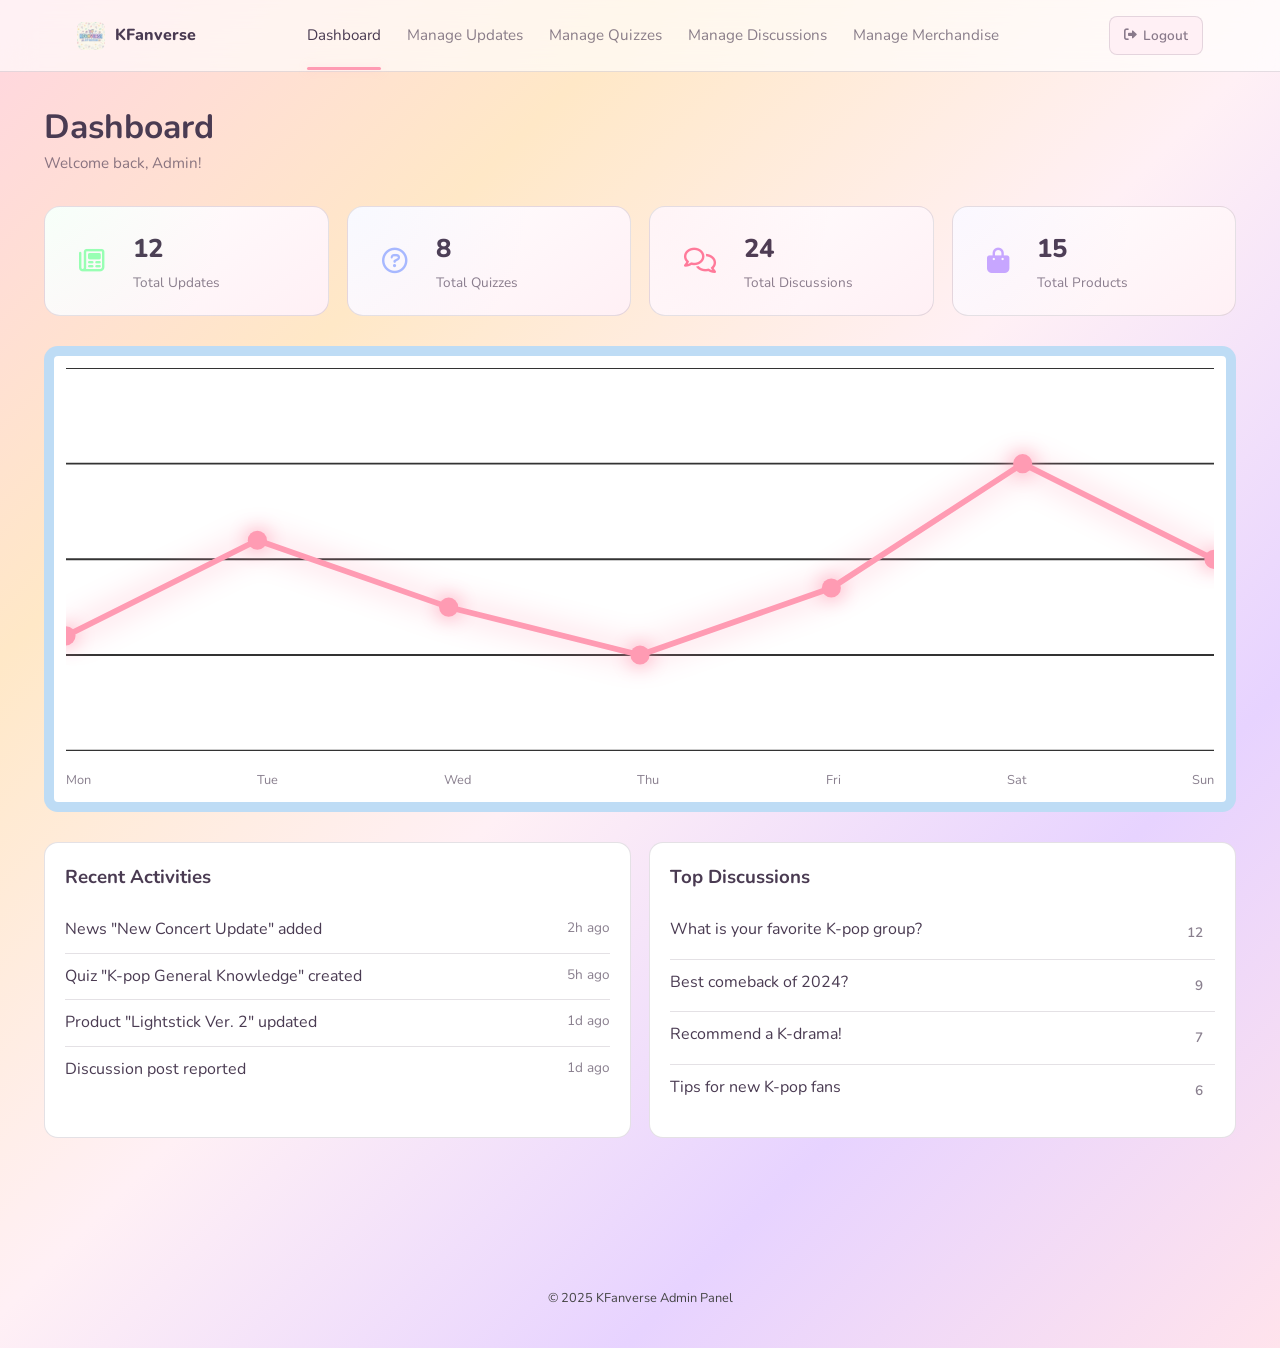
<file: KFanverse/admin.html>
<!DOCTYPE html>
<html lang="en">
<head>
    <meta charset="UTF-8">
    <meta name="viewport" content="width=device-width, initial-scale=1.0">
    <title>KFanverse Admin Dashboard</title>
    <link rel="icon" type="image/jfif" href="pics/logo.jfif">
    <link rel="stylesheet" href="admin.css">
    <link rel="stylesheet" href="https://cdnjs.cloudflare.com/ajax/libs/font-awesome/6.0.0/css/all.min.css">
</head>
<body>

    <nav class="navbar">
<div class="logo">
    <img src="pics/logo.jfif" alt="KFanverse Logo">
    <span>KFanverse</span>
</div>
    <ul class="nav-links">
        <li class="color-dashboard active" onclick="showSection('dashboard', this)">Dashboard</li>
        <li class="color-updates" onclick="showSection('updates', this)">Manage Updates</li>
        <li class="color-quizzes" onclick="showSection('quizzes', this)">Manage Quizzes</li>
        <li class="color-discussions" onclick="showSection('discussions', this)">Manage Discussions</li>
        <li class="color-merchandise" onclick="showSection('merchandise', this)">Manage Merchandise</li>
    </ul>
    <a href="index.html" class="logout">
    <i class="fa-solid fa-right-from-bracket"></i> Logout
</a>
</nav>


    <main class="container">
        
        <section id="dashboard" class="content-section active">
    <div class="header-text">
        <h1>Dashboard</h1>
        <p class="instruction-text">Welcome back, Admin!</p>
    </div>

            <div class="stats-grid">
                <div class="card">
                    <i class="fa-regular fa-newspaper"></i>
                    <div><h3>12</h3><p>Total Updates</p></div>
                </div>
                <div class="card">
                    <i class="fa-regular fa-circle-question"></i>
                    <div><h3>8</h3><p>Total Quizzes</p></div>
                </div>
                <div class="card">
                    <i class="fa-regular fa-comments"></i>
                    <div><h3>24</h3><p>Total Discussions</p></div>
                </div>
                <div class="card">
                    <i class="fa-solid fa-bag-shopping"></i>
                    <div><h3>15</h3><p>Total Products</p></div>
                </div>
            </div>

        <div class="svg-wrapper">
            <svg viewBox="0 0 600 200" preserveAspectRatio="none">
                <line x1="0" y1="0" x2="600" y2="0" stroke="#333" />
                <line x1="0" y1="50" x2="600" y2="50" stroke="#333" />
                <line x1="0" y1="100" x2="600" y2="100" stroke="#333" />
                <line x1="0" y1="150" x2="600" y2="150" stroke="#333" />
                <line x1="0" y1="200" x2="600" y2="200" stroke="#333" />
                
                <polyline 
                    fill="none" 
                    stroke="var(--accent)" 
                    stroke-width="3" 
                    stroke-linejoin="round"
                    points="0,140 100,90 200,125 300,150 400,115 500,50 600,100" />
                
                <circle cx="0" cy="140" r="5" fill="var(--accent)" />
                <circle cx="100" cy="90" r="5" fill="var(--accent)" />
                <circle cx="200" cy="125" r="5" fill="var(--accent)" />
                <circle cx="300" cy="150" r="5" fill="var(--accent)" />
                <circle cx="400" cy="115" r="5" fill="var(--accent)" />
                <circle cx="500" cy="50" r="5" fill="var(--accent)" />
                <circle cx="600" cy="100" r="5" fill="var(--accent)" />
            </svg>
            
            <div class="days">
                <span>Mon</span>
                <span>Tue</span>
                <span>Wed</span>
                <span>Thu</span>
                <span>Fri</span>
                <span>Sat</span>
                <span>Sun</span>
            </div>
        </div>
    </div>
</div>

            <div class="bottom-grid">
                <div class="list-card">
                    <h3>Recent Activities</h3>
                    <ul>
                        <li>News "New Concert Update" added <span>2h ago</span></li>
                        <li>Quiz "K-pop General Knowledge" created <span>5h ago</span></li>
                        <li>Product "Lightstick Ver. 2" updated <span>1d ago</span></li>
                        <li>Discussion post reported <span>1d ago</span></li>
                    </ul>
                </div>
                <div class="list-card">
                    <h3>Top Discussions</h3>
                    <ul>
                        <li>What is your favorite K-pop group? <span class="badge">12</span></li>
                        <li>Best comeback of 2024? <span class="badge">9</span></li>
                        <li>Recommend a K-drama! <span class="badge">7</span></li>
                        <li>Tips for new K-pop fans <span class="badge">6</span></li>
                    </ul>
                </div>
            </div>
        </section>

<section id="updates" class="content-section">
    <div class="section-header">
        <div class="header-text">
            <h1>Manage Updates</h1>
            <p>Create, edit, and publish updates.</p>
        </div>
        <button class="btn-primary btn-updates">
            <i class="fa-solid fa-plus"></i> New Update
        </button>
    </div>

    <div class="filter-row">
        <div class="search-container">
            <i class="fa-solid fa-magnifying-glass"></i>
            <input type="text" placeholder="Search updates..." id="updateSearch">
        </div>
        <select class="filter-select">
            <option value="">All Status</option>
            <option value="published">Published</option>
            <option value="draft">Draft</option>
        </select>
        <select class="filter-select">
            <option value="">All Categories</option>
            <option value="news">News</option>
            <option value="product">Product</option>
            <option value="quiz">Quiz</option>
        </select>
    </div>

    <div class="table-container">
        <table>
            <thead>
                <tr>
                    <th>Title</th>
                    <th>Category</th>
                    <th>Status</th>
                    <th>Published At</th>
                    <th class="text-right">Actions</th>
                </tr>
            </thead>
            <tbody>
                <tr>
                    <td>
                        <div class="title-cell">
                            <div class="img-placeholder"></div>
                            <span>New Concert Update</span>
                        </div>
                    </td>
                    <td>News</td>
                    <td><span class="badge status-published">Published</span></td>
                    <td>May 12, 2024 10:00 AM</td>
                    <td class="table-actions">
                        <i class="fa-solid fa-pen" title="Edit"></i>
                        <i class="fa-solid fa-eye" title="View"></i>
                        <i class="fa-solid fa-trash" title="Delete"></i>
                    </td>
                </tr>
                <tr>
                    <td>
                        <div class="title-cell">
                            <div class="img-placeholder"></div>
                            <span>Lightstick Ver. 2 Released</span>
                        </div>
                    </td>
                    <td>Product</td>
                    <td><span class="badge status-published">Published</span></td>
                    <td>May 10, 2024 09:30 AM</td>
                    <td class="table-actions">
                        <i class="fa-solid fa-pen"></i>
                        <i class="fa-solid fa-eye"></i>
                        <i class="fa-solid fa-trash"></i>
                    </td>
                </tr>
                <tr>
                    <td>
                        <div class="title-cell">
                            <div class="img-placeholder"></div>
                            <span>K-pop General Knowledge Quiz</span>
                        </div>
                    </td>
                    <td>Quiz</td>
                    <td><span class="badge status-draft">Draft</span></td>
                    <td>May 9, 2024 04:15 PM</td>
                    <td class="table-actions">
                        <i class="fa-solid fa-pen"></i>
                        <i class="fa-solid fa-eye"></i>
                        <i class="fa-solid fa-trash"></i>
                    </td>
                </tr>
            </tbody>
        </table>
    </div>

    <div class="table-footer">
        <span>Showing 1 to 4 of 12 results</span>
        <div class="pagination">
            <button class="pag-btn"><i class="fa-solid fa-chevron-left"></i></button>
            <button class="pag-btn active">1</button>
            <button class="pag-btn">2</button>
            <button class="pag-btn">3</button>
            <button class="pag-btn"><i class="fa-solid fa-chevron-right"></i></button>
        </div>
    </div>
</section>

<section id="quizzes" class="content-section">
    <div class="section-header">
        <div class="header-text">
            <h1>Manage Quizzes</h1>
            <p>Create, edit, and manage quizzes.</p>
        </div>
        <button class="btn-primary btn-quizzes">
            <i class="fa-solid fa-plus"></i> New Quiz
        </button>
    </div>

    <div class="filter-row">
        <div class="search-container">
            <i class="fa-solid fa-magnifying-glass"></i>
            <input type="text" placeholder="Search quizzes..." id="quizSearch">
        </div>
        <select class="filter-select">
            <option value="">All Status</option>
            <option value="published">Published</option>
            <option value="draft">Draft</option>
        </select>
        <select class="filter-select">
            <option value="">All Categories</option>
            <option value="general">General</option>
            <option value="debut">Debut</option>
            <option value="lyrics">Lyrics</option>
        </select>
    </div>

    <div class="table-container">
        <table>
            <thead>
                <tr>
                    <th>Title</th>
                    <th>Questions</th>
                    <th>Category</th>
                    <th>Status</th>
                    <th>Created At</th>
                    <th class="text-right">Actions</th>
                </tr>
            </thead>
            <tbody>
                <tr>
                    <td>
                        <div class="title-cell">
                            <div class="img-placeholder"></div>
                            <span>K-pop General Knowledge</span>
                        </div>
                    </td>
                    <td>20</td>
                    <td>General</td>
                    <td><span class="badge status-published">Published</span></td>
                    <td>May 9, 2024 04:15 PM</td>
                    <td class="table-actions">
                        <i class="fa-solid fa-pen" title="Edit"></i>
                        <i class="fa-solid fa-eye" title="View"></i>
                        <i class="fa-solid fa-trash" title="Delete"></i>
                    </td>
                </tr>
                <tr>
                    <td>
                        <div class="title-cell">
                            <div class="img-placeholder"></div>
                            <span>K-pop Debut Quiz</span>
                        </div>
                    </td>
                    <td>15</td>
                    <td>Debut</td>
                    <td><span class="badge status-published">Published</span></td>
                    <td>May 7, 2024 02:30 PM</td>
                    <td class="table-actions">
                        <i class="fa-solid fa-pen"></i>
                        <i class="fa-solid fa-eye"></i>
                        <i class="fa-solid fa-trash"></i>
                    </td>
                </tr>
                <tr>
                    <td>
                        <div class="title-cell">
                            <div class="img-placeholder"></div>
                            <span>K-pop Lyrics Challenge</span>
                        </div>
                    </td>
                    <td>25</td>
                    <td>Lyrics</td>
                    <td><span class="badge status-draft">Draft</span></td>
                    <td>May 6, 2024 11:20 AM</td>
                    <td class="table-actions">
                        <i class="fa-solid fa-pen"></i>
                        <i class="fa-solid fa-eye"></i>
                        <i class="fa-solid fa-trash"></i>
                    </td>
                </tr>
            </tbody>
        </table>
    </div>

    <div class="table-footer">
        <span>Showing 1 to 4 of 8 results</span>
        <div class="pagination">
            <button class="pag-btn"><i class="fa-solid fa-chevron-left"></i></button>
            <button class="pag-btn active">1</button>
            <button class="pag-btn">2</button>
            <button class="pag-btn"><i class="fa-solid fa-chevron-right"></i></button>
        </div>
    </div>
</section>

<section id="discussions" class="content-section">
    <div class="section-header">
        <div class="header-text">
            <h1>Manage Discussions</h1>
            <p>Review and manage user discussions.</p>
        </div>
        <button class="btn-primary btn-discussions">
            Mark All as Read
        </button>
    </div>

    <div class="filter-row">
        <div class="search-container">
            <i class="fa-solid fa-magnifying-glass"></i>
            <input type="text" placeholder="Search discussions..." id="discussionSearch">
        </div>
        <select class="filter-select">
            <option value="">All Status</option>
            <option value="active">Active</option>
            <option value="flagged">Flagged</option>
        </select>
        <select class="filter-select">
            <option value="">All Categories</option>
            <option value="general">General</option>
            <option value="k-drama">K-Drama</option>
        </select>
    </div>

    <div class="table-container">
        <table>
            <thead>
                <tr>
                    <th>Topic</th>
                    <th>Author</th>
                    <th>Replies</th>
                    <th>Category</th>
                    <th>Status</th>
                    <th>Last Activity</th>
                    <th class="text-right">Actions</th>
                </tr>
            </thead>
            <tbody>
                <tr>
                    <td>What is your favorite K-pop group?</td>
                    <td>User123</td>
                    <td>12</td>
                    <td>General</td>
                    <td><span class="badge status-active">Active</span></td>
                    <td>May 12, 2024 01:20 PM</td>
                    <td class="table-actions">
                        <i class="fa-solid fa-eye" title="View"></i>
                        <i class="fa-solid fa-trash" title="Delete"></i>
                    </td>
                </tr>
                <tr>
                    <td>Best comeback of 2024?</td>
                    <td>KpopFan88</td>
                    <td>9</td>
                    <td>General</td>
                    <td><span class="badge status-active">Active</span></td>
                    <td>May 12, 2024 12:45 PM</td>
                    <td class="table-actions">
                        <i class="fa-solid fa-eye"></i>
                        <i class="fa-solid fa-trash"></i>
                    </td>
                </tr>
                <tr>
                    <td>Recommend a K-drama!</td>
                    <td>DramaLover</td>
                    <td>7</td>
                    <td>K-Drama</td>
                    <td><span class="badge status-active">Active</span></td>
                    <td>May 11, 2024 09:30 PM</td>
                    <td class="table-actions">
                        <i class="fa-solid fa-eye"></i>
                        <i class="fa-solid fa-trash"></i>
                    </td>
                </tr>
            </tbody>
        </table>
    </div>

    <div class="table-footer">
        <span>Showing 1 to 4 of 18 results</span>
        <div class="pagination">
            <button class="pag-btn"><i class="fa-solid fa-chevron-left"></i></button>
            <button class="pag-btn active">1</button>
            <button class="pag-btn">2</button>
            <button class="pag-btn">3</button>
            <button class="pag-btn">4</button>
            <button class="pag-btn">5</button>
            <button class="pag-btn"><i class="fa-solid fa-chevron-right"></i></button>
        </div>
    </div>
</section>

<section id="merchandise" class="content-section">
    <div class="section-header">
        <div class="header-text">
            <h1>Manage Merchandise</h1>
            <p>Add, edit, and manage merchandise products.</p>
        </div>
        <button class="btn-primary btn-merchandise">
            <i class="fa-solid fa-plus"></i> Add Product
        </button>
    </div>

    <div class="filter-row">
        <div class="search-container">
            <i class="fa-solid fa-magnifying-glass"></i>
            <input type="text" placeholder="Search products..." id="merchSearch">
        </div>
        <select class="filter-select">
            <option value="">All Status</option>
            <option value="active">Active</option>
            <option value="inactive">Inactive</option>
        </select>
        <select class="filter-select">
            <option value="">All Categories</option>
            <option value="lightstick">Lightstick</option>
            <option value="apparel">Apparel</option>
            <option value="accessories">Accessories</option>
        </select>
    </div>

    <div class="table-container">
        <table>
            <thead>
                <tr>
                    <th>Product</th>
                    <th>Category</th>
                    <th>Price</th>
                    <th>Stock</th>
                    <th>Status</th>
                    <th class="text-right">Actions</th>
                </tr>
            </thead>
            <tbody>
                <tr>
                    <td>
                        <div class="title-cell">
                            <div class="img-placeholder"></div>
                            <span>Lightstick Ver. 2</span>
                        </div>
                    </td>
                    <td>Lightstick</td>
                    <td>$45.00</td>
                    <td>120</td>
                    <td><span class="badge status-active">Active</span></td>
                    <td class="table-actions">
                        <i class="fa-solid fa-pen" title="Edit"></i>
                        <i class="fa-solid fa-eye" title="View"></i>
                        <i class="fa-solid fa-trash" title="Delete"></i>
                    </td>
                </tr>
                <tr>
                    <td>
                        <div class="title-cell">
                            <div class="img-placeholder"></div>
                            <span>Official T-shirt</span>
                        </div>
                    </td>
                    <td>Apparel</td>
                    <td>$25.00</td>
                    <td>80</td>
                    <td><span class="badge status-active">Active</span></td>
                    <td class="table-actions">
                        <i class="fa-solid fa-pen"></i>
                        <i class="fa-solid fa-eye"></i>
                        <i class="fa-solid fa-trash"></i>
                    </td>
                </tr>
                <tr>
                    <td>
                        <div class="title-cell">
                            <div class="img-placeholder"></div>
                            <span>Photo Card Set</span>
                        </div>
                    </td>
                    <td>Accessories</td>
                    <td>$15.00</td>
                    <td>200</td>
                    <td><span class="badge status-active">Active</span></td>
                    <td class="table-actions">
                        <i class="fa-solid fa-pen"></i>
                        <i class="fa-solid fa-eye"></i>
                        <i class="fa-solid fa-trash"></i>
                    </td>
                </tr>
                <tr>
                    <td>
                        <div class="title-cell">
                            <div class="img-placeholder"></div>
                            <span>Hoodie</span>
                        </div>
                    </td>
                    <td>Apparel</td>
                    <td>$60.00</td>
                    <td>50</td>
                    <td><span class="badge status-inactive">Inactive</span></td>
                    <td class="table-actions">
                        <i class="fa-solid fa-pen"></i>
                        <i class="fa-solid fa-eye"></i>
                        <i class="fa-solid fa-trash"></i>
                    </td>
                </tr>
            </tbody>
        </table>
    </div>

    <div class="table-footer">
        <span>Showing 1 to 4 of 16 results</span>
        <div class="pagination">
            <button class="pag-btn"><i class="fa-solid fa-chevron-left"></i></button>
            <button class="pag-btn active">1</button>
            <button class="pag-btn">2</button>
            <button class="pag-btn">3</button>
            <button class="pag-btn">4</button>
            <button class="pag-btn"><i class="fa-solid fa-chevron-right"></i></button>
        </div>
    </div>
</section>

    </main>

    <footer>© 2025 KFanverse Admin Panel</footer>

<script>
function showSection(id, el) {
    // hide all sections
    document.querySelectorAll(".content-section").forEach(section => {
        section.classList.remove("active");
    });

    // show selected section
    document.getElementById(id).classList.add("active");

    // remove active from all nav
    document.querySelectorAll(".nav-links li").forEach(li => {
        li.classList.remove("active");
    });

    // add active to clicked nav
    el.classList.add("active");
}
</script>
</body>
</html>
</file>
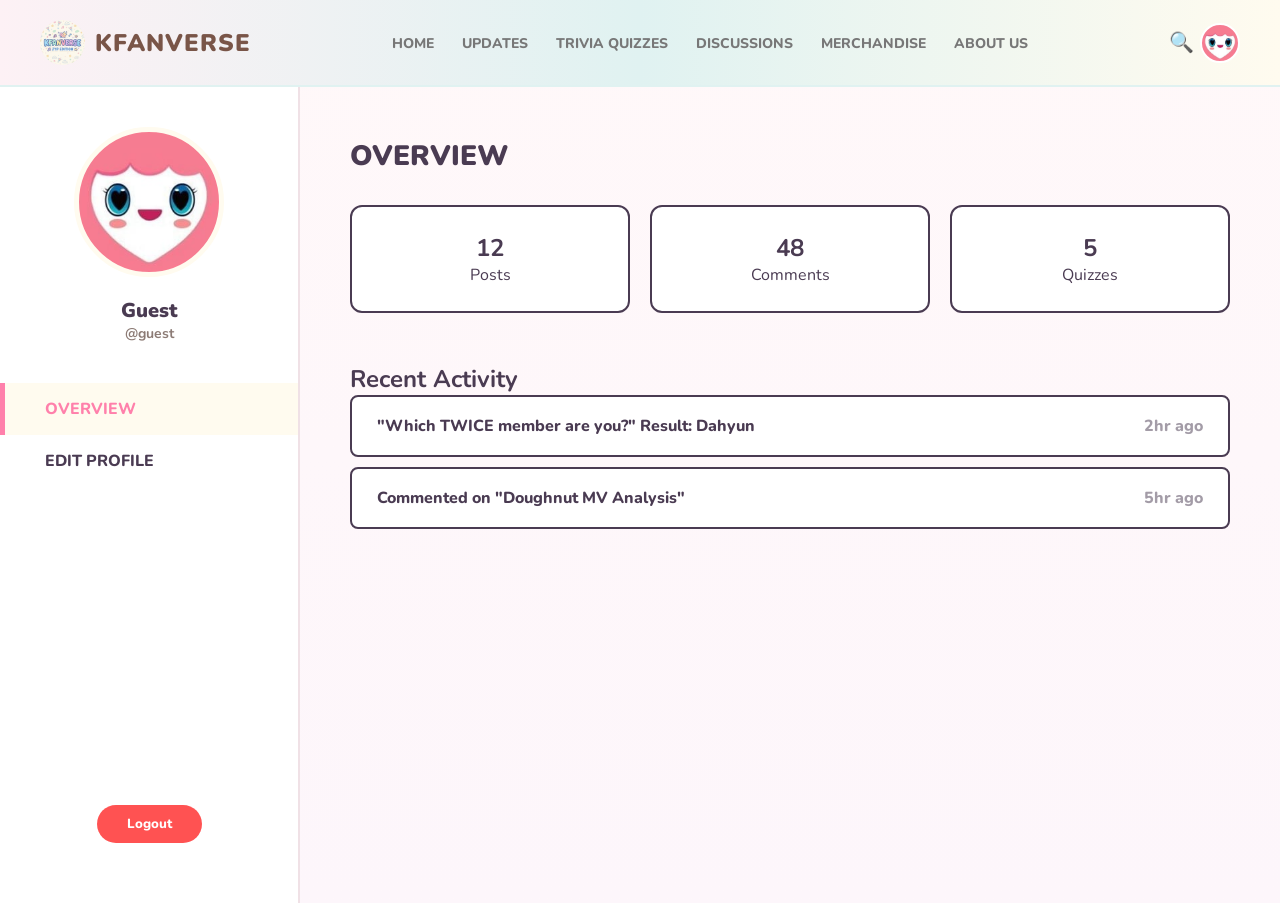
<file: KFanverse/profile.html>
<!DOCTYPE html>
<html lang="en">
<head>
    <meta charset="UTF-8">
    <meta name="viewport" content="width=device-width, initial-scale=1.0">
    <title>KFANVERSE | Profile</title>
    <link rel="icon" type="image/jfif" href="pics/logo.jfif">
    <style>
        @import url('https://fonts.googleapis.com/css2?family=Nunito:wght@400;700;800;900&display=swap');

        :root {
            --pink: #fce4ec;
            --mint: #e0f2f1;
            --cream: #fffbef;
            --accent-pink: #ff80ab;
            --accent-mint: #4db6ac;
            --dark: #4a3b52; 
            --text-muted: #8c7b75;
            --border-soft: #f0e1e6;
        }

        * {
            margin: 0;
            padding: 0;
            box-sizing: border-box;
            font-family: 'Nunito', sans-serif;
        }

        body {
            background: linear-gradient(to bottom, #fff8f9, #fdf6fb);
            color: var(--dark);
            min-height: 100vh;
        }

        /* ================= HEADER ================= */
        header {
            background: linear-gradient(to right, #fdf1f5, #e0f2f1, #fffbef);
            border-bottom: 2px solid #e0f2f1;
            padding: 20px 40px;
        }

        .header-content {
            display: flex;
            justify-content: space-between;
            align-items: center;
            max-width: 1200px;
            margin: 0 auto;
        }

        .logo {
            font-size: 24px;
            font-weight: 900;
            color: #795548;
            text-decoration: none;
        }

        nav ul {
            display: flex;
            gap: 25px;
            list-style: none;
        }

        nav ul li a {
            text-decoration: none;
            font-weight: 800;
            font-size: 14px;
            color: var(--text-muted);
        }

        .user-icon {
            width: 40px;
            height: 40px;
            background: #dcdcdc;
            border-radius: 50%;
            background-size: cover;
            background-position: center;
            border: 2px solid white;
        }

        /* ================= PROFILE LAYOUT ================= */
        .profile-container {
            display: grid;
            grid-template-columns: 300px 1fr;
            min-height: calc(100vh - 84px);
        }

        /* Sidebar */
        .sidebar {
            background: white;
            border-right: 2px solid var(--border-soft);
            padding: 40px 0;
            display: flex;
            flex-direction: column;
            align-items: center;
        }

        .profile-pic-large {
            width: 150px;
            height: 150px;
            background: #e9e2d7;
            border-radius: 50%;
            margin-bottom: 20px;
            border: 5px solid var(--cream);
            background-size: cover;
            background-position: center;
            overflow: hidden;
        }

        .user-id {
            text-align: center;
            margin-bottom: 40px;
        }

        .user-id h2 { font-weight: 900; font-size: 20px; }
        .user-id p { color: var(--text-muted); font-weight: 700; font-size: 14px; }

        .side-nav {
            width: 100%;
            margin-bottom: auto;
        }

        .side-nav-item {
            display: block;
            padding: 15px 40px;
            text-decoration: none;
            color: var(--dark);
            font-weight: 800;
            transition: 0.3s;
            border-left: 5px solid transparent;
            cursor: pointer;
        }

        .side-nav-item.active {
            background-color: var(--cream);
            border-left: 5px solid var(--accent-pink);
            color: var(--accent-pink);
        }

        .logout-btn {
            margin: 20px;
            padding: 10px 30px;
            background: #ff5252;
            color: white;
            border: none;
            border-radius: 20px;
            font-weight: 800;
            cursor: pointer;
            transition: 0.3s;
        }

        .logout-btn:hover { background: #d32f2f; }

        /* ================= MAIN CONTENT ================= */
        .main-content {
            padding: 50px;
            max-width: 1000px;
        }

        .section-title {
            font-size: 28px;
            font-weight: 900;
            margin-bottom: 30px;
            text-transform: uppercase;
        }

        /* Avatar Selector Grid */
        .avatar-selector {
            display: grid;
            grid-template-columns: repeat(auto-fill, minmax(100px, 1fr));
            gap: 15px;
            margin-bottom: 40px;
            background: white;
            padding: 20px;
            border-radius: 15px;
            border: 2px solid var(--border-soft);
        }

        .avatar-option {
            text-align: center;
            cursor: pointer;
        }

        .avatar-option img {
            width: 80px;
            height: 80px;
            border-radius: 50%;
            border: 3px solid transparent;
            transition: 0.3s;
            object-fit: cover;
        }

        .avatar-option:hover img { border-color: var(--accent-mint); }
        .avatar-option p { font-size: 12px; font-weight: 700; margin-top: 5px; }

        /* Stats & Posts */
        .stats-grid {
            display: grid;
            grid-template-columns: repeat(3, 1fr);
            gap: 20px;
            margin-bottom: 50px;
        }

        .stat-card {
            background: white;
            border: 2px solid var(--dark);
            border-radius: 12px;
            padding: 25px;
            text-align: center;
        }

        .post-row {
            background: white;
            padding: 18px 25px;
            border: 2px solid var(--dark);
            border-radius: 8px;
            margin-bottom: 10px;
            display: flex;
            justify-content: space-between;
            font-weight: 800;
        }

        .hidden { display: none; }

        .logo {
            font-size: 24px;
            font-weight: 900;
            /* Update to a color from character (e.g., eye color or deep pink) */
            color: #795548; 
            display: flex;
            align-items: center;
            gap: 10px;
            letter-spacing: 1px;
        }

        .logo img {
    width: 45px;
    height: 45px;
    border-radius: 50%;
}

/* SEARCH */
.search-btn {
    border: none;
    background: transparent;
    font-size: 20px;
    cursor: pointer;
    color: #4db6ac;
    transition: 0.2s;
}

.search-btn:hover {
    transform: scale(1.1);
}

/* RIGHT SIDE */
.header-right {
    display: flex;
    align-items: center;
    gap: 6px;
}

/* NAV CENTER */
nav ul {
    display: flex;
    gap: 28px;
    list-style: none;
    align-items: center;
}

nav ul li a {
    text-decoration: none;
    font-weight: 800;
    font-size: 14px;
    color: #777;
    position: relative;
    transition: 0.2s;
}

/* HOVER */
nav ul li a:hover {
    color: #ff4f93;
}

/* ACTIVE (PINK UNDERLINE LIKE IMAGE) */
nav ul li a.active {
    color: #ff4f93;
}

nav ul li a.active::after {
    content: "";
    position: absolute;
    left: 0;
    bottom: -6px;
    width: 100%;
    height: 2px;
    background: #ff4f93;
    border-radius: 5px;
}
    </style>
</head>
<body>

<header>
    <div class="header-content">
        <a href="index.html" class="logo"><img src="pics/logo.jfif" alt="logo">KFANVERSE</a>
        <nav>
            <ul>
                <li><a href="index.html">HOME</a></li>
                <li><a href="updates.html">UPDATES</a></li>
                <li><a href="quiz.html">TRIVIA QUIZZES</a></li>
                <li><a href="discussions.html">DISCUSSIONS</a></li>
                <li><a href="merch.html">MERCHANDISE</a></li>
                <li><a href="index.html#about">ABOUT US</a></li>
            </ul>
        </nav>
        <div class="header-right">
        <button class="search-btn" onclick="handleSearch()">🔍</button>
        <div class="user-icon" id="header-icon"></div>
        </div>
    </div>
</header>

<div class="profile-container">
    <aside class="sidebar">
        <div class="profile-pic-large" id="main-profile-pic"></div>
        <div class="user-id">
    <h2 id="display-name">USERNAME</h2> 
    
    <p id="display-handle">@username</p>
</div>
        <nav class="side-nav">
            <div onclick="showSection('overview')" class="side-nav-item active" id="tab-overview">OVERVIEW</div>
            <div onclick="showSection('edit')" class="side-nav-item" id="tab-edit">EDIT PROFILE</div>
        </nav>
        <button class="logout-btn" onclick="logoutUser()">Logout</button>
    </aside>

    <main class="main-content">
        <section id="section-overview">
            <h1 class="section-title">Overview</h1>
            <div class="stats-grid">
                <div class="stat-card"><h1>12</h1><label>Posts</label></div>
                <div class="stat-card"><h1>48</h1><label>Comments</label></div>
                <div class="stat-card"><h1>5</h1><label>Quizzes</label></div>
            </div>
            <div class="posts-container">
                <h2>Recent Activity</h2>
                <div class="post-row"><span>"Which TWICE member are you?" Result: Dahyun</span><span style="opacity: 0.5;">2hr ago</span></div>
                <div class="post-row"><span>Commented on "Doughnut MV Analysis"</span><span style="opacity: 0.5;">5hr ago</span></div>
            </div>
        </section>

        <section id="section-edit" class="hidden">
    <h1 class="section-title">Edit Your Profile</h1>
    
    <div style="background: white; padding: 30px; border-radius: 15px; border: 2px solid var(--border-soft); margin-bottom: 30px;">
        <label style="font-weight: 800; display: block; margin-bottom: 10px;">Change Display Name:</label>
        <input type="text" id="edit-username-input" placeholder="Enter new name..." 
               style="width: 100%; padding: 12px; border: 2px solid var(--dark); border-radius: 8px; font-weight: 700; margin-bottom: 20px;">
        
        <button onclick="saveNewName()" 
                style="background: var(--accent-mint); color: white; border: none; padding: 10px 25px; border-radius: 8px; font-weight: 900; cursor: pointer;">
            SAVE NAME
        </button>
    </div>

    <label style="font-weight: 800; display: block; margin-bottom: 10px;">Change Profile Picture:</label>
    <div class="avatar-selector">
        <div class="avatar-option" onclick="setAvatar('pics/NayeonUser.jfif', 'Nayeon')"><img src="pics/NayeonUser.jfif"><p>Nayeon</p></div>
        <div class="avatar-option" onclick="setAvatar('pics/JeongyeonUser.jfif', 'Jeongyeon')"><img src="pics/JeongyeonUser.jfif"><p>Jeongyeon</p></div>
        <div class="avatar-option" onclick="setAvatar('pics/MomoUser.jfif', 'Momo')"><img src="pics/MomoUser.jfif"><p>Momo</p></div>
        <div class="avatar-option" onclick="setAvatar('pics/SanaUser.jfif', 'Sana')"><img src="pics/SanaUser.jfif"><p>Sana</p></div>
        <div class="avatar-option" onclick="setAvatar('pics/JihyoUser.jfif', 'Jihyo')"><img src="pics/JihyoUser.jfif"><p>Jihyo</p></div>
        <div class="avatar-option" onclick="setAvatar('pics/MinaUser.jfif', 'Mina')"><img src="pics/MinaUser.jfif"><p>Mina</p></div>
        <div class="avatar-option" onclick="setAvatar('pics/DahyunUser.jfif', 'Dahyun')"><img src="pics/DahyunUser.jfif"><p>Dahyun</p></div>
        <div class="avatar-option" onclick="setAvatar('pics/ChaeyoungUser.jfif', 'Chaeyoung')"><img src="pics/ChaeyoungUser.jfif"><p>Chaeyoung</p></div>
        <div class="avatar-option" onclick="setAvatar('pics/TzuyuUser.jfif', 'Tzuyu')"><img src="pics/TzuyuUser.jfif"><p>Tzuyu</p></div>
    </div>
</section>
    </main>
</div>

<script>
    /* =============================
       TAB SWITCHING
    ============================= */
    function showSection(section) {
        document.getElementById('section-overview').classList.add('hidden');
        document.getElementById('section-edit').classList.add('hidden');
        document.getElementById('tab-overview').classList.remove('active');
        document.getElementById('tab-edit').classList.remove('active');

        document.getElementById('section-' + section).classList.remove('hidden');
        document.getElementById('tab-' + section).classList.add('active');
    }

    /* =============================
       PROFILE SYNC (FIXED: Added Pictures)
    ============================= */
    function updateUI() {
        // 1. Pull the keys (Name, Handle, and Picture)
        const currentName = localStorage.getItem("userName") || "Guest";
        const originalHandle = localStorage.getItem("userHandle") || "guest";
        const savedImg = localStorage.getItem("userAvatar") || "pics/MomoUser.jfif";

        // 2. Set the Big Name (Editable)
        const nameDisplay = document.getElementById('display-name');
        if (nameDisplay) nameDisplay.innerText = currentName;

        // 3. Set the Fixed @Handle (Based on original Login/Signup)
        const handleDisplay = document.getElementById('display-handle');
        if (handleDisplay) {
            const cleanHandle = originalHandle.toLowerCase().replace(/\s+/g, '');
            handleDisplay.innerText = "@" + cleanHandle;
        }

        // 4. FIX: Bring back the Profile Pictures
        const mainPic = document.getElementById('main-profile-pic');
        const headPic = document.getElementById('header-icon');
        
        if (mainPic) {
            mainPic.style.backgroundImage = `url('${savedImg}')`;
            mainPic.style.backgroundSize = "cover";
            mainPic.style.backgroundPosition = "center";
        }
        
        if (headPic) {
            headPic.style.backgroundImage = `url('${savedImg}')`;
            headPic.style.backgroundSize = "cover";
        }

        // 5. Pre-fill the edit box so it shows your current name
        const nameInput = document.getElementById("edit-username-input");
        if (nameInput) nameInput.value = currentName;
    }

    /* =============================
       EDIT ACTIONS
    ============================= */
    function saveNewName() {
        const nameInput = document.getElementById("edit-username-input");
        if (nameInput && nameInput.value.trim() !== "") {
            const newName = nameInput.value.trim();
            // This ONLY updates the Display Name, NOT the Handle
            localStorage.setItem("userName", newName);
            updateUI(); 
            alert("Display name updated!");
            showSection('overview');
        } else {
            alert("Please enter a valid name.");
        }
    }

    function setAvatar(imgUrl) {
        localStorage.setItem("userAvatar", imgUrl);
        updateUI(); // This will refresh the pics on the page
        alert("Avatar updated!");
        showSection('overview');
    }

    /* =============================
       LOGOUT
    ============================= */
    function logoutUser() {
        localStorage.removeItem("isLoggedIn");
        localStorage.removeItem("userName");
        localStorage.removeItem("userHandle"); // Clear the handle too!
        localStorage.removeItem("userAvatar");
        window.location.href = "index.html";
    }

    /* =============================
       INITIALIZE
    ============================= */
    document.addEventListener("DOMContentLoaded", updateUI);

    function handleSearch() {
    let query = prompt("Search KFanverse navigation:");
    if (!query) return;
    query = query.toLowerCase();

    const routes = {
        "home": "index.html",
        "update": "updates.html",
        "quiz": "quiz.html",
        "discussion": "discussions.html",
        "merch": "merch.html"
    };

    for (let key in routes) {
        if (query.includes(key)) {
            window.location.href = routes[key];
            return;
        }
    }
    alert("No results found 😢");
}

</script>
</body>
</html>
</file>
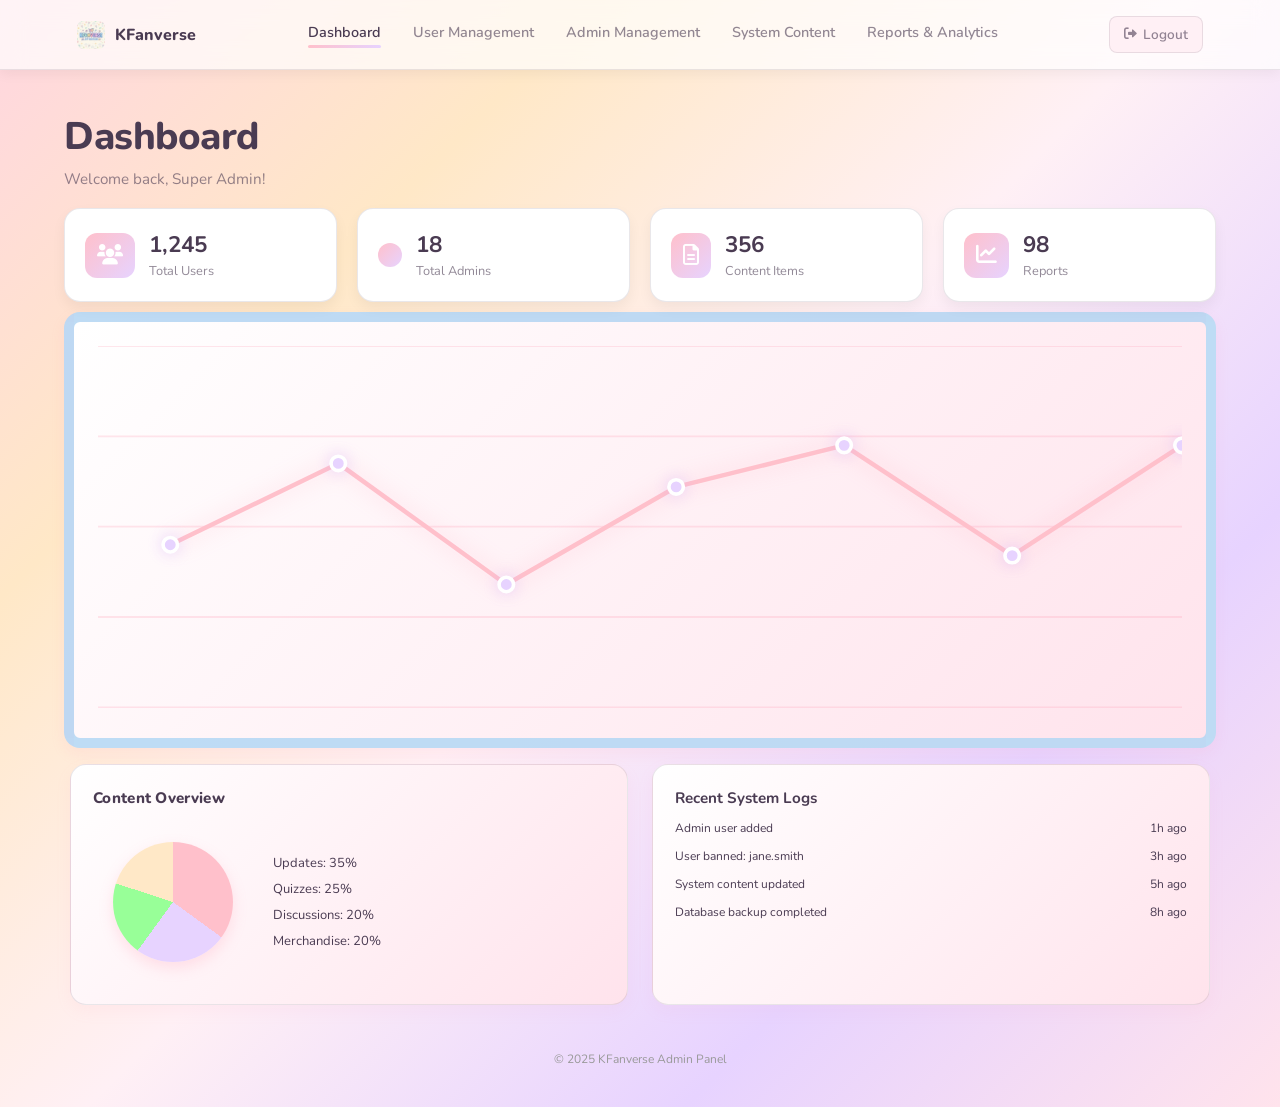
<file: KFanverse/sadmin.html>
<!DOCTYPE html>
<html lang="en">
<head>
    <meta charset="UTF-8">
    <meta name="viewport" content="width=device-width, initial-scale=1.0">
    <title>KFanverse Super Admin Dashboard</title>
    <link rel="stylesheet" href="sadmin.css">
    <link rel="stylesheet" href="https://cdnjs.cloudflare.com/ajax/libs/font-awesome/6.0.0/css/all.min.css">
    
</head>
<body>

    <nav class="navbar">
<div class="logo">
    <img src="pics/logo.jfif" alt="KFanverse Logo">
    <span>KFanverse</span>
</div>
        <ul class="nav-links">
            <li class="active" onclick="showSection('dashboard', this)">Dashboard</li>
            <li onclick="showSection('users', this)">User Management</li>
            <li onclick="showSection('admins', this)">Admin Management</li>
            <li onclick="showSection('system', this)">System Content</li>
            <li onclick="showSection('reports', this)">Reports & Analytics</li>
        </ul>
        <a href="index.html" class="logout">
            <i class="fa-solid fa-right-from-bracket"></i> Logout
        </a>
    </nav>

    <main class="container">
        
        <section id="dashboard" class="content-section active">
            <h1>Dashboard</h1>
            <p class="welcome-msg">Welcome back, Super Admin!</p>

            <div class="stats-grid">
                <div class="stat-card">
                    <i class="fa-solid fa-users"></i>
                    <div><h3>1,245</h3><p>Total Users</p></div>
                </div>
                <div class="stat-card">
                    <i class="fa-solid fa-shield-halved"></i>
                    <div><h3>18</h3><p>Total Admins</p></div>
                </div>
                <div class="stat-card">
                    <i class="fa-regular fa-file-lines"></i>
                    <div><h3>356</h3><p>Content Items</p></div>
                </div>
                <div class="stat-card">
                    <i class="fa-solid fa-chart-line"></i>
                    <div><h3>98</h3><p>Reports</p></div>
                </div>
            </div>

<div class="svg-wrapper">
    <svg viewBox="0 0 600 200" preserveAspectRatio="none">
        <line x1="0" y1="0" x2="600" y2="0" stroke="#eee" />
        <line x1="0" y1="50" x2="600" y2="50" stroke="#eee" />
        <line x1="0" y1="100" x2="600" y2="100" stroke="#eee" />
        <line x1="0" y1="150" x2="600" y2="150" stroke="#eee" />
        <line x1="0" y1="200" x2="600" y2="200" stroke="#eee" />
        
        <polyline 
            fill="none" 
            stroke="#333" 
            stroke-width="2" 
            stroke-linejoin="round"
            points="40,110 133,65 226,132 320,78 413,55 506,116 600,55" />
        
        <circle cx="40" cy="110" r="4" fill="#333" />
        <circle cx="133" cy="65" r="4" fill="#333" />
        <circle cx="226" cy="132" r="4" fill="#333" />
        <circle cx="320" cy="78" r="4" fill="#333" />
        <circle cx="413" cy="55" r="4" fill="#333" />
        <circle cx="506" cy="116" r="4" fill="#333" />
        <circle cx="600" cy="55" r="4" fill="#333" />
    </svg>
</div>

            <div class="dashboard-main-grid">
                <div class="panel">
                  <p style="
    font-weight: 800;
    color: var(--text-main);
    margin-bottom: 12px;
    letter-spacing: 0.3px;
">
    Content Overview
</p>

<div style="display: flex; align-items: center; gap: 40px; padding: 20px;">
<div style="
    width: 120px;
    height: 120px;
    border-radius: 50%;

    background: conic-gradient(
        var(--primary-pink) 0 35%,
        var(--primary-lavender) 35% 60%,
        var(--primary-mint) 60% 80%,
        var(--primary-peach) 80% 100%
    );

    box-shadow: 0 6px 14px rgba(255, 155, 179, 0.25);
"></div>
                         <ul style="list-style: none; padding: 0; font-size: 13px; line-height: 2;">
                            <li>Updates: 35%</li>
                            <li>Quizzes: 25%</li>
                            <li>Discussions: 20%</li>
                            <li>Merchandise: 20%</li>
                         </ul>
                    </div>
                </div>
                <div class="panel">
                    <p style="font-weight: bold; color: var(--text-main); margin-bottom: 10px;">
    Recent System Logs
</p>

<ul style="list-style: none; padding: 0; font-size: 12px; color: var(--text-main);">
                        <li style="margin-bottom: 12px; display: flex; justify-content: space-between;">Admin user added <span>1h ago</span></li>
                        <li style="margin-bottom: 12px; display: flex; justify-content: space-between;">User banned: jane.smith <span>3h ago</span></li>
                        <li style="margin-bottom: 12px; display: flex; justify-content: space-between;">System content updated <span>5h ago</span></li>
                        <li style="margin-bottom: 12px; display: flex; justify-content: space-between;">Database backup completed <span>8h ago</span></li>
                    </ul>
                </div>
            </div>
        </section>

<section id="users" class="content-section">

    <!-- HEADER -->
    <div class="section-header">
        <div>
            <h1>User Management</h1>
            <p>Manage platform users.</p>
        </div>

        <div class="header-actions">
            <button class="btn-primary">
                <i class="fa-solid fa-plus"></i> Add User
            </button>

                        <button class="btn-secondary">
                <i class="fa-solid fa-download"></i> Export
            </button>
        </div>
    </div>

    <!-- FILTER ROW -->
    <div class="filter-row">

        <div class="search-container">
            <i class="fa-solid fa-magnifying-glass"></i>
            <input type="text" placeholder="Search users...">
        </div>

        <select class="filter-select">
            <option>All Roles</option>
            <option>User</option>
            <option>Moderator</option>
        </select>

        <select class="filter-select">
            <option>All Status</option>
            <option>Active</option>
            <option>Inactive</option>
        </select>

        <select class="filter-select">
            <option>All Joined</option>
            <option>Today</option>
            <option>This Week</option>
        </select>

    </div>

    <!-- TABLE -->
    <div class="table-container">

        <table>
            <thead>
                <tr>
                    <th>User</th>
                    <th>Email</th>
                    <th>Role</th>
                    <th>Status</th>
                    <th>Joined At</th>
                    <th>Last Active</th>
                    <th class="text-right">Actions</th>
                </tr>
            </thead>

            <tbody>

                <tr>
                    <td class="user-cell">
                        <div class="avatar"></div>
                        Jane Smith
                    </td>
                    <td>jane.smith@email.com</td>
                    <td>User</td>
                    <td><span class="badge active">Active</span></td>
                    <td>May 12, 2024</td>
                    <td>May 12, 2024 01:20 PM</td>
                    <td class="table-actions">
                        <i class="fa-solid fa-eye"></i>
                        <i class="fa-solid fa-pen"></i>
                        <i class="fa-solid fa-trash"></i>
                    </td>
                </tr>

                <tr>
                    <td class="user-cell">
                        <div class="avatar"></div>
                        Michael Lee
                    </td>
                    <td>michael.lee@email.com</td>
                    <td>User</td>
                    <td><span class="badge active">Active</span></td>
                    <td>May 10, 2024</td>
                    <td>May 12, 2024 12:45 PM</td>
                    <td class="table-actions">
                        <i class="fa-solid fa-eye"></i>
                        <i class="fa-solid fa-pen"></i>
                        <i class="fa-solid fa-trash"></i>
                    </td>
                </tr>

                <tr>
                    <td class="user-cell">
                        <div class="avatar"></div>
                        Soojin Kim
                    </td>
                    <td>soojin.kim@email.com</td>
                    <td>Moderator</td>
                    <td><span class="badge active">Active</span></td>
                    <td>May 9, 2024</td>
                    <td>May 11, 2024 09:30 PM</td>
                    <td class="table-actions">
                        <i class="fa-solid fa-eye"></i>
                        <i class="fa-solid fa-pen"></i>
                        <i class="fa-solid fa-trash"></i>
                    </td>
                </tr>

                <tr>
                    <td class="user-cell">
                        <div class="avatar"></div>
                        David Park
                    </td>
                    <td>david.park@email.com</td>
                    <td>User</td>
                    <td><span class="badge inactive">Inactive</span></td>
                    <td>May 8, 2024</td>
                    <td>May 8, 2024 10:05 AM</td>
                    <td class="table-actions">
                        <i class="fa-solid fa-eye"></i>
                        <i class="fa-solid fa-pen"></i>
                        <i class="fa-solid fa-trash"></i>
                    </td>
                </tr>

            </tbody>
        </table>
    </div>

    <!-- FOOTER -->
    <div class="table-footer">
        <span>Showing 1 to 4 of 1,245 results</span>

        <div class="pagination">
            <button class="pag-btn"><i class="fa-solid fa-chevron-left"></i></button>
            <button class="pag-btn active">1</button>
            <button class="pag-btn">2</button>
            <button class="pag-btn">3</button>
            <button class="pag-btn">...</button>
            <button class="pag-btn">312</button>
            <button class="pag-btn"><i class="fa-solid fa-chevron-right"></i></button>
        </div>
    </div>

</section>

<section id="admins" class="content-section">
    <div class="section-header">
        <div class="header-text">
            <h1>Admin Management</h1>
            <p>Manage administrators and their access levels.</p>
        </div>
        <div class="header-actions">
            <button class="btn-primary"><i class="fa-solid fa-plus"></i> Add Admin</button>
            <button class="btn-secondary"><i class="fa-solid fa-download"></i> Export</button>
        </div>
    </div>

    <div class="filter-row">
        <div class="search-container">
            <i class="fa-solid fa-magnifying-glass"></i>
            <input type="text" placeholder="Search admins...">
        </div>
        <select class="filter-select">
            <option>All Roles</option>
            <option>Super Admin</option>
            <option>Content Manager</option>
        </select>
        <select class="filter-select">
            <option>All Status</option>
            <option>Active</option>
            <option>Inactive</option>
        </select>
    </div>

    <div class="table-container panel">
        <table>
            <thead>
                <tr>
                    <th>Admin</th>
                    <th>Email</th>
                    <th>Role</th>
                    <th>Permissions</th>
                    <th>Status</th>
                    <th>Last Login</th>
                    <th>Actions</th>
                </tr>
            </thead>
            <tbody>
                <tr>
                    <td>
                        <div class="title-cell">
                            <div class="logo-box-small"></div> <span>Super Admin</span>
                        </div>
                    </td>
                    <td>admin@kfanverse.com</td>
                    <td>Super Admin</td>
                    <td>All Access</td>
                    <td><span class="status-pill status-published">Active</span></td>
                    <td>May 12, 2024 02:15 PM</td>
                    <td class="table-actions">
                        <i class="fa-solid fa-pen"></i>
                        <i class="fa-solid fa-trash" onclick="this.closest('tr').remove()"></i>
                    </td>
                </tr>
                <tr>
                    <td>
                        <div class="title-cell">
                            <div class="logo-box-small"></div>
                            <span>Content Manager</span>
                        </div>
                    </td>
                    <td>content@kfanverse.com</td>
                    <td>Content Manager</td>
                    <td>Content, Media, Reports</td>
                    <td><span class="status-pill status-published">Active</span></td>
                    <td>May 12, 2024 11:40 AM</td>
                    <td class="table-actions">
                        <i class="fa-solid fa-pen"></i>
                        <i class="fa-solid fa-trash" onclick="this.closest('tr').remove()"></i>
                    </td>
                </tr>
                <tr>
                    <td>
                        <div class="title-cell">
                            <div class="logo-box-small"></div>
                            <span>Quiz Manager</span>
                        </div>
                    </td>
                    <td>quiz@kfanverse.com</td>
                    <td>Quiz Manager</td>
                    <td>Quizzes, Questions</td>
                    <td><span class="status-pill status-published">Active</span></td>
                    <td>May 11, 2024 04:30 PM</td>
                    <td class="table-actions">
                        <i class="fa-solid fa-pen"></i>
                        <i class="fa-solid fa-trash" onclick="this.closest('tr').remove()"></i>
                    </td>
                </tr>
                <tr>
                    <td>
                        <div class="title-cell">
                            <div class="logo-box-small"></div>
                            <span>Support Admin</span>
                        </div>
                    </td>
                    <td>support@kfanverse.com</td>
                    <td>Support Admin</td>
                    <td>Users, Support</td>
                    <td><span class="status-pill">Inactive</span></td>
                    <td>May 8, 2024 09:10 AM</td>
                    <td class="table-actions">
                        <i class="fa-solid fa-pen"></i>
                        <i class="fa-solid fa-trash" onclick="this.closest('tr').remove()"></i>
                    </td>
                </tr>
            </tbody>
        </table>

        <div class="table-footer">
            <span>Showing 1 to 4 of 18 results</span>
            <div class="pagination">
                <button class="pag-btn"><i class="fa-solid fa-chevron-left"></i></button>
                <button class="pag-btn active">1</button>
                <button class="pag-btn">2</button>
                <button class="pag-btn">3</button>
                <button class="pag-btn">4</button>
                <button class="pag-btn">5</button>
                <button class="pag-btn"><i class="fa-solid fa-chevron-right"></i></button>
            </div>
        </div>
    </div>
</section>
        <section id="system" class="content-section">
    <div class="section-header">
        <div class="header-text">
            <h1>System Content</h1>
            <p>Manage static and dynamic content across the platform.</p>
        </div>
        <div class="header-actions">
            <button class="btn-primary"><i class="fa-solid fa-plus"></i> Add Content</button>
        </div>
    </div>

    <div class="content-grid-layout">
        <aside class="category-sidebar panel">
            <h3>Content Categories</h3>
            <ul class="category-list">
                <li class="active">Homepage</li>
                <li>About Us</li>
                <li>Terms & Conditions</li>
                <li>Privacy Policy</li>
                <li>FAQs</li>
                <li>Announcements</li>
                <li>Email Templates</li>
            </ul>
        </aside>

        <div class="main-table-area">
            <div class="filter-row no-margin">
                <div class="search-container">
                    <i class="fa-solid fa-magnifying-glass"></i>
                    <input type="text" placeholder="Search content...">
                </div>
                <select class="filter-select">
                    <option>All Content Types</option>
                    <option>Banner</option>
                    <option>Text Block</option>
                    <option>Page</option>
                </select>
            </div>

            <div class="table-container panel">
                <table>
                    <thead>
                        <tr>
                            <th>Title</th>
                            <th>Type</th>
                            <th>Category</th>
                            <th>Last Updated</th>
                            <th>Status</th>
                            <th>Actions</th>
                        </tr>
                    </thead>
                    <tbody>
                        <tr>
                            <td>
                                <div class="title-cell">
                                    <i class="fa-regular fa-file-lines muted-icon"></i>
                                    <span>Homepage Banner</span>
                                </div>
                            </td>
                            <td>Banner</td>
                            <td>Homepage</td>
                            <td>May 12, 2024</td>
                            <td><span class="status-pill status-published">Published</span></td>
                            <td class="table-actions">
                                <i class="fa-solid fa-pen"></i>
                                <i class="fa-solid fa-eye"></i>
                            </td>
                        </tr>
                        <tr>
                            <td>
                                <div class="title-cell">
                                    <i class="fa-regular fa-file-lines muted-icon"></i>
                                    <span>Welcome Message</span>
                                </div>
                            </td>
                            <td>Text Block</td>
                            <td>Homepage</td>
                            <td>May 11, 2024</td>
                            <td><span class="status-pill status-published">Published</span></td>
                            <td class="table-actions">
                                <i class="fa-solid fa-pen"></i>
                                <i class="fa-solid fa-eye"></i>
                            </td>
                        </tr>
                        <tr>
                            <td>
                                <div class="title-cell">
                                    <i class="fa-regular fa-file-lines muted-icon"></i>
                                    <span>Terms & Conditions</span>
                                </div>
                            </td>
                            <td>Page</td>
                            <td>Legal</td>
                            <td>May 10, 2024</td>
                            <td><span class="status-pill status-published">Published</span></td>
                            <td class="table-actions">
                                <i class="fa-solid fa-pen"></i>
                                <i class="fa-solid fa-eye"></i>
                            </td>
                        </tr>
                        <tr>
                            <td>
                                <div class="title-cell">
                                    <i class="fa-regular fa-file-lines muted-icon"></i>
                                    <span>FAQ - General</span>
                                </div>
                            </td>
                            <td>Page</td>
                            <td>FAQs</td>
                            <td>May 9, 2024</td>
                            <td><span class="status-pill status-draft">Draft</span></td>
                            <td class="table-actions">
                                <i class="fa-solid fa-pen"></i>
                                <i class="fa-solid fa-eye"></i>
                            </td>
                        </tr>
                    </tbody>
                </table>
                <div class="table-footer">
                    <span>Showing 1 to 5 of 42 results</span>
                    <div class="pagination">
                        <button class="pag-btn"><i class="fa-solid fa-chevron-left"></i></button>
                        <button class="pag-btn active">1</button>
                        <button class="pag-btn">2</button>
                        <button class="pag-btn">3</button>
                        <button class="pag-btn">4</button>
                        <button class="pag-btn">5</button>
                        <button class="pag-btn"><i class="fa-solid fa-chevron-right"></i></button>
                    </div>
                </div>
            </div>
        </div>
    </div>
</section>
        <section id="reports" class="content-section">
    <div class="section-header">
        <div class="header-text">
            <h1>Reports & Analytics</h1>
            <p>View platform analytics and generate reports.</p>
        </div>
        <div class="header-actions">
            <select class="filter-select">
                <option>Last 7 Days</option>
                <option>Last 30 Days</option>
                <option>Last Year</option>
            </select>
            <button class="btn-secondary"><i class="fa-solid fa-download"></i> Export Report</button>
        </div>
    </div>

    <div class="stats-grid">
        <div class="card panel">
            <div class="card-icon"><i class="fa-solid fa-users"></i></div>
            <div class="card-data">
                <h3>1,245</h3>
                <p>Total Users</p>
                <span class="trend positive">+12% <small>vs previous 7 days</small></span>
            </div>
        </div>
        <div class="card panel">
            <div class="card-icon"><i class="fa-solid fa-shield-halved"></i></div>
            <div class="card-data">
                <h3>18</h3>
                <p>Active Admins</p>
                <span class="trend positive">+2 <small>vs previous 7 days</small></span>
            </div>
        </div>
        <div class="card panel">
            <div class="card-icon"><i class="fa-solid fa-file-lines"></i></div>
            <div class="card-data">
                <h3>356</h3>
                <p>Content Items</p>
                <span class="trend positive">+18 <small>vs previous 7 days</small></span>
            </div>
        </div>
        <div class="card panel">
            <div class="card-icon"><i class="fa-solid fa-chart-line"></i></div>
            <div class="card-data">
                <h3>98</h3>
                <p>Reports Generated</p>
                <span class="trend positive">+8 <small>vs previous 7 days</small></span>
            </div>
        </div>
    </div>

    <div class="bottom-grid">
        <div class="panel">
            <h3>User Registrations</h3>
            <div class="svg-wrapper" style="height: 150px;">
                <svg viewBox="0 0 600 150" preserveAspectRatio="none">
                    <line x1="0" y1="0" x2="600" y2="0" stroke="#eee" />
                    <line x1="0" y1="50" x2="600" y2="50" stroke="#eee" />
                    <line x1="0" y1="100" x2="600" y2="100" stroke="#eee" />
                    <polyline fill="none" stroke="#333" stroke-width="2" points="40,110 133,65 226,132 320,78 413,55 506,116 600,55" />
                </svg>
            </div>
        </div>

        <div class="panel">
            <h3>Content Views</h3>
            <div class="bar-chart-container" style="display: flex; align-items: flex-end; justify-content: space-around; height: 150px; padding-top: 20px;">
                <div class="bar" style="height: 70%; width: 30px; background: #ddd;"></div>
                <div class="bar" style="height: 40%; width: 30px; background: #ddd;"></div>
                <div class="bar" style="height: 60%; width: 30px; background: #ddd;"></div>
                <div class="bar" style="height: 80%; width: 30px; background: #ddd;"></div>
                <div class="bar" style="height: 75%; width: 30px; background: #ddd;"></div>
                <div class="bar" style="height: 95%; width: 30px; background: #333;"></div>
                <div class="bar" style="height: 65%; width: 30px; background: #ddd;"></div>
            </div>
        </div>
    </div>

    <div class="bottom-grid">
        <div class="panel">
            <h3>Top Content</h3>
            <table class="simple-table">
                <thead>
                    <tr><th>Title</th><th class="text-right">Views</th></tr>
                </thead>
                <tbody>
                    <tr><td>K-pop General Knowledge Quiz</td><td class="text-right">1,245</td></tr>
                    <tr><td>Lightstick Ver. 2 Released</td><td class="text-right">980</td></tr>
                    <tr><td>New Concert Update</td><td class="text-right">765</td></tr>
                </tbody>
            </table>
        </div>

        <div class="panel">
            <h3>Recent Activity</h3>
            <ul class="activity-list">
                <li>New user registered: jane.smith@email.com <span>1h ago</span></li>
                <li>Content updated: Homepage Banner <span>3h ago</span></li>
                <li>Admin login: content@kfanverse.com <span>5h ago</span></li>
                <li>Quiz created: K-pop Lyrics Challenge <span>8h ago</span></li>
            </ul>
        </div>
    </div>
</section>

    </main>

    <footer style="text-align: center; color: #999; font-size: 12px; margin: 40px 0;">
        © 2025 KFanverse Admin Panel
    </footer>

    <script>
        function showSection(id, el) {
            document.querySelectorAll(".content-section").forEach(sec => sec.classList.remove("active"));
            document.getElementById(id).classList.add("active");
            document.querySelectorAll(".nav-links li").forEach(li => li.classList.remove("active"));
            el.classList.add("active");
        }

        function addItem(targetId) {
            const tbody = document.getElementById(targetId);
            const row = document.createElement('tr');
            row.innerHTML = `
                <td>New Pretend User</td>
                <td>pretend@email.com</td>
                <td>User</td>
                <td><span class="status-pill">Pending</span></td>
                <td>Just Now</td>
                <td><i class="fa-solid fa-pen"></i> <i class="fa-solid fa-trash" style="margin-left:10px; color:#d9534f; cursor:pointer;" onclick="this.closest('tr').remove()"></i></td>
            `;
            tbody.appendChild(row);
        }
    </script>
</body>
</html>
</file>
<file: KFanverse/admin.css>
@import url('https://fonts.googleapis.com/css2?family=Nunito:wght@400;600;700;800;900&display=swap');
/* ============================================================
   KFANVERSE ADMIN: CORE STYLES & THEME (IMPROVED)
============================================================ */

:root {
    /* Soft pastel accents */
    --primary-pink: #FFC0CB;
    --primary-mint: #98FF98;
    --primary-cream: #FFFDD0;
    --primary-lavender: #e7d3ff;
    --primary-blush: #ffe3ec;
    --primary-peach: #ffe8c7;

    /* Base UI */
    --bg-main: #fff8f9;
    --bg-card: #ffffff;
    --bg-soft: #fff0f5;
    --border: rgba(74, 59, 82, 0.15);

    --text-primary: #4a3b52;
    --text-muted: rgba(74, 59, 82, 0.65);

    /* Section accents (soft tones) */
    --color-dashboard: #ff9bb3;
    --color-updates: #98ffb3;
    --color-quizzes: #a7b8ff;
    --color-discussions: #ff7a9a;
    --color-merchandise: #c7a6ff;

    --accent: var(--color-dashboard);
}


/* RESET */
* {
    margin: 0;
    padding: 0;
    box-sizing: border-box;
}

html {
    scroll-behavior: smooth;
    scroll-padding-top: 90px;
}

body {
    background: linear-gradient(135deg,
        #ffd6e0,
        #ffe8c7,
        #fff0f5,
        #e7d3ff,
        #ffe3ec
    );

    color: var(--text-primary);
    line-height: 1.6;
    overflow-x: hidden;
    font-family: 'Nunito', sans-serif;
}

/* ============================================================
   NAVBAR (CLEAN PASTEL FIX)
============================================================ */

.navbar {
    display: flex;
    align-items: center;
    justify-content: space-between;
    padding: 0 6%;
    height: 72px;

    /* soft glass pastel */
    background: rgba(255, 255, 255, 0.65);
    backdrop-filter: blur(16px);

    border-bottom: 1px solid var(--border);
    position: sticky;
    top: 0;
    z-index: 1000;
}

.logo {
    display: flex;
    align-items: center;
    gap: 10px;

    font-weight: 800;
    font-size: 1rem;
    color: var(--text-main);
}

.logo img {
    width: 28px;
    height: 28px;
    object-fit: cover;
    border-radius: 6px;
}

/* NAV LIST */
.nav-links {
    display: flex;
    gap: 26px;
    list-style: none;
    align-items: center;
}

/* NAV ITEM (ONLY ONE DEFINITION) */
.nav-links li {
    cursor: pointer;
    font-size: 0.95rem;
    color: var(--text-muted);
    position: relative;
    white-space: nowrap;
    transition: all 0.25s ease;
}

/* HOVER (FIXED - NO DARK #fff) */
.nav-links li:hover {
    color: var(--text-primary);
    transform: translateY(-1px);
}

.nav-links li::after {
    content: "";
    position: absolute;
    left: 0;
    bottom: -8px; /* 👈 closer to text */
    height: 3px;
    width: 0%;

    background: var(--tab-color, var(--primary-pink));
    border-radius: 10px;

    transition: width 0.3s ease;
    box-shadow: 0 0 10px rgba(255, 192, 203, 0.35);
}

/* OPTIONAL: active text match underline */
.nav-links li.active {
    color: var(--text-primary);
}

.nav-links li.active::after {
    width: 100%;
     bottom: -22px;
}

/* LOGOUT */
.logout {
    display: inline-flex;
    align-items: center;
    gap: 6px;

    padding: 8px 14px;
    border-radius: 8px;

    background: var(--bg-soft);
    border: 1px solid var(--border);

    color: var(--text-muted);
    text-decoration: none;
    font-size: 0.85rem;
    font-weight: 600;

    transition: all 0.25s ease;
}

/* LOGOUT HOVER */
.logout:hover {
    background: var(--primary-blush);
    color: var(--text-main);
    border-color: var(--primary-pink);

    box-shadow: 0 0 8px rgba(255, 192, 203, 0.4);
}

/* ICON INSIDE LOGOUT */
.logout i {
    font-size: 0.8rem;
}

/* ============================================================
   NAVBAR RESPONSIVE ONLY
============================================================ */

/* tablets */
@media (max-width: 900px) {
    .navbar {
        padding: 0 4%;
    }

    .nav-links {
        gap: 16px;
    }

    .logo {
        font-size: 0.95rem;
    }
}

/* small tablets / large phones */
@media (max-width: 700px) {
    .navbar {
        flex-wrap: wrap;
        height: auto;
        padding: 12px 4%;
        gap: 10px;
    }

    .logo {
        flex: 1;
    }

    .nav-links {
        flex: 1 1 100%;
        justify-content: center;
        flex-wrap: wrap;
        gap: 12px;
    }
}

/* phones */
@media (max-width: 480px) {
    .nav-links {
        gap: 10px;
    }

    .nav-links li {
        font-size: 0.85rem;
    }

    .logo img {
        width: 24px;
        height: 24px;
    }
}

/* FIX: fallback so underline never breaks */
.color-dashboard { --tab-color: var(--color-dashboard); }
.color-updates { --tab-color: var(--color-updates); }
.color-quizzes { --tab-color: var(--color-quizzes); }
.color-discussions { --tab-color: var(--color-discussions); }
.color-merchandise { --tab-color: var(--color-merchandise); }

.stats-grid {
    display: grid;
    grid-template-columns: repeat(4, 1fr);
    gap: 18px;
    margin-bottom: 30px;
}

/* BASE CARD */
.stats-grid .card {
    background: linear-gradient(145deg, var(--bg-card), var(--bg-soft));
    padding: 22px;
    border-radius: 16px;
    border: 1px solid var(--border);
    display: flex;
    align-items: center;
    gap: 16px;
    transition: all 0.25s ease;
    position: relative;
    overflow: hidden;
}

/* glow overlay */
.stats-grid .card::before {
    content: "";
    position: absolute;
    inset: 0;
    opacity: 0.08;
    background: radial-gradient(circle at top left, var(--accent), transparent 60%);
}

/* hover effect */
.stats-grid .card:hover {
    transform: translateY(-5px);
    border-color: var(--accent);
    box-shadow: 0 12px 30px rgba(0,0,0,0.35);
}

/* ICON BASE */
.stats-grid .card i {
    font-size: 1.6rem;
    padding: 12px;
    border-radius: 12px;
    background: rgba(255,255,255,0.04);
}

/* TEXT */
.stats-grid .card h3 {
    font-size: 1.6rem;
    font-weight: 800;
    margin-bottom: 2px;
}

.stats-grid .card p {
    color: var(--text-muted);
    font-size: 0.85rem;
}

/* ============================================================
   COLOR ACCENTS (NO HTML CHANGE VERSION)
   Using position-based targeting
============================================================ */

/* 1st card - Updates */
.stats-grid .card:nth-child(1) {
    --accent: var(--color-updates);
}
.stats-grid .card:nth-child(1) i {
    color: var(--color-updates);
}

/* 2nd card - Quizzes */
.stats-grid .card:nth-child(2) {
    --accent: var(--color-quizzes);
}
.stats-grid .card:nth-child(2) i {
    color: var(--color-quizzes);
}

/* 3rd card - Discussions */
.stats-grid .card:nth-child(3) {
    --accent: var(--color-discussions);
}
.stats-grid .card:nth-child(3) i {
    color: var(--color-discussions);
}

/* 4th card - Products */
.stats-grid .card:nth-child(4) {
    --accent: var(--color-merchandise);
}
.stats-grid .card:nth-child(4) i {
    color: var(--color-merchandise);
}

/* ============================================================
   RESPONSIVE
============================================================ */

@media (max-width: 1000px) {
    .stats-grid {
        grid-template-columns: repeat(2, 1fr);
    }
}

@media (max-width: 600px) {
    .stats-grid {
        grid-template-columns: 1fr;
    }
}
/* ============================================================
   CONTAINER
============================================================ */

.container {
    max-width: 1240px;
    margin: 50px auto;
    padding: 0 24px;
}

.content-section {
    margin-bottom: 90px;
}

.section-header {
    display: flex;
    justify-content: space-between;
    align-items: flex-start;

    /* push whole block slightly upward */
     margin-top: -10px;
    margin-bottom: 28px;
}

/* Container for the text to move the whole block up */
.header-text {
    margin-top: -15px; /* Pulls the entire text group higher */
    margin-bottom: 30px; /* Space between the subtext and the cards/chart */
}

h1 {
    font-size: 2.1rem;
    font-weight: 700;
    margin-bottom: 0; /* Remove bottom margin to keep subtext close */
    line-height: 1.2;
}

.instruction-text {
    color: var(--text-muted);
    font-size: 0.95rem;
    margin-top: 4px; /* Controlled distance from the H1 */
    margin-bottom: 0; /* Reset global P margins */
}

/* ============================================================
   FILTERS
============================================================ */

.filter-row {
    display: flex;
    gap: 14px;
    margin-bottom: 28px;
    flex-wrap: wrap;
}

.search-container {
    position: relative;
    flex: 2;
    min-width: 240px;
}

.search-container i {
    position: absolute;
    left: 14px;
    top: 50%;
    transform: translateY(-50%);
    color: var(--text-muted);
}

.search-container input {
    width: 100%;
    padding: 12px 12px 12px 40px;
    background: var(--bg-card);
    border: 1px solid var(--border);
    border-radius: 10px;
    color: #fff;
    font-size: 0.9rem;
    transition: 0.2s;
}

.search-container input:focus {
    outline: none;
    border-color: var(--color-dashboard);
}

.filter-select {
    flex: 1;
    min-width: 160px;
    background: var(--bg-card);
    border: 1px solid var(--border);
    color: #646464;
    padding: 10px 12px;
    border-radius: 10px;
}


.table-container {
    background: var(--bg-card);
    border: 1px solid var(--border);
    border-radius: 16px;
    overflow: hidden;

    box-shadow: 0 8px 20px rgba(0,0,0,0.05);
}

/* TABLE BASE */
table {
    width: 100%;
    border-collapse: collapse;
}

/* HEADER */
th {
    background: linear-gradient(135deg, var(--bg-soft), #ffffff);
    text-align: left;
    padding: 16px;

    font-size: 0.85rem;
    color: var(--text-muted);

    border-bottom: 1px solid var(--border);
}

/* ROWS */
td {
    padding: 16px;
    border-bottom: 1px solid var(--border);
    font-size: 0.92rem;
    color: var(--text-primary);
}

/* hover effect (soft pastel highlight) */
tr:hover td {
    background: rgba(255, 192, 203, 0.08);
}

/* last row cleanup */
tr:last-child td {
    border-bottom: none;
}

/* title cell layout */
.title-cell {
    display: flex;
    align-items: center;
    gap: 14px;
}

/* ============================================================
   IMAGE PLACEHOLDER (PASTEL FIX)
============================================================ */

.img-placeholder {
    width: 42px;
    height: 42px;

    background: linear-gradient(135deg, var(--primary-blush), var(--primary-lavender));
    border: 1px solid var(--border);

    border-radius: 10px;

    display: flex;
    align-items: center;
    justify-content: center;

    color: var(--text-muted);
}

/* X icon */
.img-placeholder::after {
    content: "✕";
    font-size: 14px;
    color: rgba(74, 59, 82, 0.4);
}

/* Badges */
.badge {
    padding: 5px 12px;
    border-radius: 6px;
    font-size: 0.75rem;
    font-weight: 600;
}

.status-published,
.status-active {
    background: rgba(0, 230, 118, 0.12);
    color: var(--color-updates);
}

.status-draft,
.status-inactive {
    background: rgba(154, 164, 178, 0.12);
    color: var(--text-muted);
}

/* Actions */
.table-actions {
    text-align: right;
    white-space: nowrap;
}

.table-actions i {
    margin-left: 14px;
    cursor: pointer;
    color: var(--text-muted);
    transition: 0.2s;
}

.table-actions i:hover {
    color: #fff;
}

.btn-primary {
    border: none;
    padding: 10px 18px;
    border-radius: 12px;
    font-weight: 700;
    font-size: 0.9rem;
    cursor: pointer;

    display: inline-flex;
    align-items: center;
    gap: 10px;

    transition: 0.25s ease;

    /* pastel glass button */
    background: linear-gradient(135deg, var(--primary-pink), var(--primary-lavender));
    color: var(--text-primary);

    box-shadow: 0 6px 15px rgba(0,0,0,0.08);
}

/* hover */
.btn-primary:hover {
    transform: translateY(-3px);
    filter: brightness(1.05);
    box-shadow: 0 10px 20px rgba(255, 192, 203, 0.25);
}

/* optional button variants (if you use them later) */
.btn-updates {
    background: linear-gradient(135deg, var(--primary-mint), #d6ffe6);
}

.btn-quizzes {
    background: linear-gradient(135deg, var(--primary-lavender), #dbe3ff);
}

.btn-discussions {
    background: linear-gradient(135deg, #ffd1dc, #ffe3ec);
}

.btn-merchandise {
    background: linear-gradient(135deg, var(--primary-peach), #fff1d6);
}

.bottom-grid {
    display: grid;
    grid-template-columns: repeat(2, 1fr);
    gap: 18px;
    margin-top: 30px;
}

.list-card {
    background: var(--bg-card);
    border: 1px solid var(--border);
    border-radius: 14px;
    padding: 20px;
}

.list-card h3 {
    margin-bottom: 14px;
}

.list-card ul {
    list-style: none;
}

.list-card li {
    display: flex;
    justify-content: space-between;
    padding: 10px 0;
    border-bottom: 1px solid var(--border);
    color: var(--text-primary);
}

.list-card li span {
    color: var(--text-muted);
    font-size: 0.85rem;
}

.list-card li:last-child {
    border-bottom: none;
}

/* Flex wrapper to align Y-Axis next to the Chart */
.chart-wrapper {
    display: flex;
    gap: 15px;
    height: 250px; /* Standardized height */
}

/* Y-Axis: Numbers on the left */
.y-axis {
    display: flex;
    flex-direction: column-reverse; /* Bottom to top: 0 to 40 */
    justify-content: space-between;
    padding-bottom: 30px; /* Align with X-axis labels */
    font-size: 0.75rem;
    color: var(--text-muted);
    width: 25px;
}

/* Main Chart Area */
.main-chart {
    flex: 1;
    display: flex;
    flex-direction: column;
}

/* The SVG itself */
.main-chart svg {
    width: 100%;
    height: 100%;
    overflow: visible;
}

.svg-wrapper {
    margin-top: 10px;

    border: 10px solid rgba(178, 214, 243, 0.836);
    border-radius: 14px;
    padding: 12px;
    background: var(--bg-card);
}

/* SVG Line & Points Styling */
svg polyline {
    fill: none;
    stroke: var(--color-dashboard);
    stroke-width: 3;
    filter: drop-shadow(0 0 8px var(--color-dashboard));
}

svg circle {
    fill: var(--color-dashboard);
    filter: drop-shadow(0 0 5px var(--color-dashboard));
    cursor: pointer;
}

/* X-Axis: Days on the bottom */
.x-axis {
    display: flex;
    justify-content: space-between;
    padding-top: 15px;
    font-size: 0.8rem;
    color: var(--text-muted);
}

.svg-wrapper {
    margin-top: 10px;
}

.days {
    display: flex;
    justify-content: space-between;
    margin-top: 10px;
    color: var(--text-muted);
    font-size: 0.8rem;
}

/* ============================================================
   PAGINATION
============================================================ */

.table-footer {
    display: flex;
    justify-content: space-between;
    align-items: center;
    padding: 20px 0;
    color: var(--text-muted);
    font-size: 0.85rem;
}

.pagination {
    display: flex;
    gap: 8px;
    align-items: center;
}

/* BUTTON BASE */
.pag-btn {
    width: 36px;
    height: 36px;

    background: linear-gradient(145deg, var(--bg-card), var(--bg-soft));
    border: 1px solid var(--border);

    color: var(--text-primary);

    border-radius: 10px;
    cursor: pointer;

    display: flex;
    align-items: center;
    justify-content: center;

    transition: all 0.25s ease;

    font-size: 0.85rem;
}

/* hover */
.pag-btn:hover {
    transform: translateY(-2px);
    border-color: var(--primary-pink);
    box-shadow: 0 6px 14px rgba(255, 192, 203, 0.15);
}

/* ACTIVE BUTTON */
.pag-btn.active {
    background: linear-gradient(135deg, var(--primary-pink), var(--primary-lavender));
    color: var(--text-primary);
    border: none;
    box-shadow: 0 8px 18px rgba(255, 192, 203, 0.25);
    font-weight: 700;
}

/* ============================================================
   UTILITIES
============================================================ */

.hidden {
    display: none;
}

footer {
    text-align: center;
    padding: 60px 0 40px;
    color: #444;
    font-size: 0.8rem;
}

/* SECTION VISIBILITY SYSTEM */
.content-section {
    display: none;
    opacity: 0;
    transform: translateY(10px);
    transition: all 0.3s ease;
}

.content-section.active {
    display: block;
    opacity: 1;
    transform: translateY(0);
}
</file>
<file: KFanverse/sadmin.css>
@import url('https://fonts.googleapis.com/css2?family=Nunito:wght@400;600;700;800;900&display=swap');
/* =========================
   KFanverse Super Admin UI
========================= */

:root {
    /* 🌸 PASTEL SYSTEM */
    --primary-pink: #FFC0CB;
    --primary-mint: #98FF98;
    --primary-lavender: #e7d3ff;
    --primary-blush: #ffe3ec;
    --primary-peach: #ffe8c7;

    /* 🎨 BASE UI */
    --bg-main: #fff8f9;
    --bg-card: #ffffff;
    --bg-soft: #fff0f5;
    --border: rgba(74, 59, 82, 0.12);

    --text-main: #4a3b52;
    --text-muted: rgba(74, 59, 82, 0.6);

    /* 🌈 SECTION COLORS */
    --color-dashboard: #ff9bb3;
    --color-updates: #98ffb3;
    --color-quizzes: #a7b8ff;
    --color-discussions: #ff7a9a;
    --color-merchandise: #c7a6ff;

    --accent: var(--color-dashboard);
}

/* BASE */
* {
    margin: 0;
    padding: 0;
    box-sizing: border-box;
}

body {
    background: linear-gradient(135deg,
        #ffd6e0,
        #ffe8c7,
        #fff0f5,
        #e7d3ff,
        #ffe3ec
    );
    color: var(--text-main);
    font-family: 'Nunito', sans-serif;
}

/* ================= NAVBAR (PASTEL CLEAN) ================= */
.navbar {
    display: flex;
    justify-content: space-between;
    align-items: center;

    padding: 16px 6%;

    background: rgba(255, 255, 255, 0.7);
    backdrop-filter: blur(12px);

    border-bottom: 1px solid var(--border);
    box-shadow: 0 4px 12px rgba(0,0,0,0.05);

    position: sticky;
    top: 0;
    z-index: 100;
}

/* LEFT SIDE */
.nav-left {
    display: flex;
    align-items: center;
    gap: 12px;
}

/* LOGO */
.logo {
    display: flex;
    align-items: center;
    gap: 10px;

    font-weight: 800;
    font-size: 1rem;
    color: var(--text-main);
}

.logo img {
    width: 28px;
    height: 28px;
    object-fit: cover;
    border-radius: 6px;
}

/* NAV LINKS */
.nav-links {
    display: flex;
    gap: 32px;
}

.nav-links li {
    list-style: none;
    cursor: pointer;

    font-size: 0.9rem;
    font-weight: 600;

    color: var(--text-muted);

    position: relative;
    padding-bottom: 6px;

    transition: all 0.25s ease;
}

/* UNDERLINE ANIMATION */
.nav-links li::after {
    content: "";
    position: absolute;
    bottom: 0;
    left: 0;

    height: 3px;
    width: 0%;

    border-radius: 999px;
    background: linear-gradient(90deg,
        var(--primary-pink),
        var(--primary-lavender)
    );

    transition: width 0.3s ease;
}

/* ACTIVE + HOVER */
.nav-links li:hover::after,
.nav-links li.active::after {
    width: 100%;
}

.nav-links li:hover,
.nav-links li.active {
    color: var(--text-main);
}

/* LOGOUT */
.logout {
    display: inline-flex;
    align-items: center;
    gap: 6px;

    padding: 8px 14px;
    border-radius: 8px;

    background: var(--bg-soft);
    border: 1px solid var(--border);

    color: var(--text-muted);
    text-decoration: none;
    font-size: 0.85rem;
    font-weight: 600;

    transition: all 0.25s ease;
}

/* LOGOUT HOVER */
.logout:hover {
    background: var(--primary-blush);
    color: var(--text-main);
    border-color: var(--primary-pink);

    box-shadow: 0 0 8px rgba(255, 192, 203, 0.4);
}

/* ICON INSIDE LOGOUT */
.logout i {
    font-size: 0.8rem;
}
/* ================= CONTAINER ================= */
.container {
    max-width: 1200px;
    margin: 40px auto; /* 👈 reduce top space (was 60px) */
    padding: 0 24px;

    display: flex;
    flex-direction: column;
    gap: 32px;
}

/* ================= HEADINGS (LIFTED PROPERLY) ================= */

h1 {
    font-size: 2.4rem;
    font-weight: 800;
    letter-spacing: -0.5px;

    margin: 0 0 6px 0; /* 👈 space under title */
    color: var(--text-primary);
}

.welcome-msg {
    margin: 0 0 18px 0; /* 👈 space before stats grid */
    color: var(--text-muted);
    font-size: 0.95rem;
    line-height: 1.4;
}

p {
    color: var(--text-muted);
    font-size: 0.95rem;
    margin: 0; /* remove extra spacing causing compression */
    line-height: 1.5;
}
/* ================= STATS GRID ================= */
.stats-grid {
    display: grid;
    grid-template-columns: repeat(4, 1fr);
    gap: 20px;
}

/* ================= STAT CARD ================= */
.stat-card {
    background: var(--bg-card);
    border: 1px solid var(--border);
    border-radius: 16px;

    padding: 20px;

    display: flex;
    align-items: center;
    gap: 14px;

    min-height: 90px;

    transition: all 0.25s ease;

    box-shadow: 0 6px 14px rgba(0,0,0,0.05);
}

/* HOVER */
.stat-card:hover {
    transform: translateY(-4px);
    box-shadow: 0 10px 20px rgba(0,0,0,0.08);
}

/* ICON */
.stat-card i {
    font-size: 1.3rem;

    padding: 12px;
    border-radius: 12px;

    background: linear-gradient(135deg,
        var(--primary-pink),
        var(--primary-lavender)
    );

    color: #fff;

    flex-shrink: 0;
}

/* TEXT INSIDE CARD */
.stat-card h3 {
    font-size: 1.4rem;
    margin-bottom: 2px;
    color: var(--text-main);
}

.stat-card p {
    font-size: 0.8rem;
    color: var(--text-muted);
}

/* ================= CHART ================= */
.svg-wrapper {
    margin-top: 10px;

    background: linear-gradient(135deg, #ffffff, var(--primary-blush));
    padding: 24px;
    border-radius: 16px;

 border: 10px solid rgba(178, 214, 243, 0.836);
    box-shadow: 0 6px 14px rgba(255, 155, 179, 0.12);
}

/* GRID LINES (soft pink instead of gray) */
svg line {
    stroke: rgba(255, 155, 179, 0.25);
}

/* LINE GRAPH */
svg polyline {
    stroke: var(--primary-pink);
    stroke-width: 2.5;
    fill: none;
    filter: drop-shadow(0 0 6px rgba(255, 155, 179, 0.4));
}

/* POINTS */
svg circle {
    fill: var(--primary-lavender);
    stroke: white;
    stroke-width: 2;
    filter: drop-shadow(0 0 4px rgba(199, 166, 255, 0.4));
}

/* ================= PANELS ================= */
/* ================= PANELS ================= */
.panel {
    background: linear-gradient(135deg, var(--bg-card), var(--primary-blush));
    border: 1px solid var(--border);
    border-radius: 16px;
    padding: 22px;

    box-shadow: 0 6px 16px rgba(255, 155, 179, 0.08);
}

/* GRID */
.dashboard-main-grid {
    display: grid;
    grid-template-columns: 1fr 1fr;
    gap: 24px;
    margin-top: 10px;

    /* soft background lift */
    padding: 6px;
}

/* ================= ACTIVITY LIST ================= */
.activity-list {
    list-style: none;
    margin-top: 12px;

    display: flex;
    flex-direction: column;
    gap: 10px;
}

.activity-list li {
    display: flex;
    justify-content: space-between;
    align-items: center;

    padding: 10px 12px;
    border-radius: 10px;

    background: var(--bg-soft);
    border: 1px solid var(--border);

    font-size: 0.85rem;
    color: var(--text-primary);

    transition: 0.2s ease;
}

/* hover effect */
.activity-list li:hover {
    background: var(--primary-blush);
    transform: translateX(4px);
}

/* timestamp */
.activity-list li span {
    font-size: 0.75rem;
    color: var(--text-muted);
    white-space: nowrap;
}
/* ================= HEADER ACTIONS ALIGNMENT ================= */
.section-header {
    display: flex;
    justify-content: space-between;
    align-items: center;

    margin: 0 0 14px 0; /* 👈 controlled spacing */
    padding-top: 0;
}

/* THIS is what pushes buttons to the right */
.header-actions {
    display: flex;
    align-items: center;
    gap: 10px;

    margin-left: auto;   /* 👈 key fix */
}

/* ================= BUTTONS ================= */
.btn-primary, .btn-secondary {
    display: inline-flex;
    align-items: center;
    gap: 8px;

    padding: 10px 16px;
    border-radius: 10px;

    font-weight: 600;
    font-size: 0.85rem;

    cursor: pointer;
    transition: all 0.25s ease;
}

/* PRIMARY (Add User) */
.btn-primary {
    background: linear-gradient(135deg,
        var(--primary-pink),
        var(--primary-lavender)
    );
    color: #fff;
    border: none;
}

.btn-primary:hover {
    transform: translateY(-2px);
    box-shadow: 0 6px 14px rgba(255, 155, 179, 0.4);
}

/* SECONDARY (Export) */
.btn-secondary {
    background: #fff;
    border: 1px solid var(--border);
    color: var(--text-main);
}

.btn-secondary:hover {
    background: var(--bg-soft);
    border-color: var(--primary-lavender);
}

/* ICON */
.btn-secondary i,
.btn-primary i {
    font-size: 0.85rem;
}

/* ================= FILTER ================= */
/* ============================================================
   FILTER ROW (FIXED + CLEAN)
============================================================ */

.filter-row {
    display: flex;
    gap: 14px;
    margin-bottom: 28px;
    flex-wrap: wrap;
    align-items: center;
}

/* SEARCH BOX */
.search-container {
    position: relative;
    flex: 2;
    min-width: 220px;
}

.search-container i {
    position: absolute;
    left: 14px;
    top: 50%;
    transform: translateY(-50%);
    color: var(--text-muted);
    font-size: 0.9rem;
}

.search-container input {
    width: 100%;
    padding: 12px 12px 12px 40px;

    background: var(--bg-card);
    border: 1px solid var(--border);
    border-radius: 10px;

    color: var(--text-primary);
    font-size: 0.9rem;

    transition: 0.2s ease;
}

.search-container input::placeholder {
    color: var(--text-muted);
}

.search-container input:focus {
    outline: none;
    border-color: var(--primary-pink);
    box-shadow: 0 0 0 3px rgba(255, 192, 203, 0.15);
}

/* FILTER DROPDOWNS */
.filter-select {
    flex: 1;
    min-width: 160px;

    background: var(--bg-card);
    border: 1px solid var(--border);
    border-radius: 10px;

    padding: 10px 12px;

    color: var(--text-primary);
    font-size: 0.9rem;

    cursor: pointer;
    transition: 0.2s ease;
}

/* hover + focus */
.filter-select:hover {
    border-color: var(--primary-pink);
}

.filter-select:focus {
    outline: none;
    box-shadow: 0 0 0 3px rgba(255, 192, 203, 0.15);
}
/* ================= TABLE ================= */
.table-container {
    background: var(--bg-card);
    border-radius: 14px;
    overflow: hidden;
    border: 1px solid var(--border);

    margin-top: 20px;
    box-shadow: 0 6px 18px rgba(0,0,0,0.05);
}

/* TABLE BASE */
table {
    width: 100%;
    border-collapse: collapse;
}

/* HEADER */
th {
    background: var(--bg-soft);
    text-align: left;
    font-weight: 600;
    font-size: 0.85rem;
    color: var(--text-primary);
}

/* CELLS */
th, td {
    padding: 16px 18px;
    border-bottom: 1px solid var(--border);
    font-size: 0.85rem;
    color: var(--text-primary);
}

/* ROW HOVER */
tr:hover {
    background: rgba(255, 192, 203, 0.15); /* soft pink hover */
    transition: 0.2s;
}

/* ACTION ICONS */
.table-actions {
    display: flex;
    gap: 10px;
}

.table-actions i {
    cursor: pointer;
    padding: 6px;
    border-radius: 6px;
    transition: 0.2s;
    color: var(--text-muted);
}

.table-actions i:hover {
    background: var(--primary-blush);
    color: var(--text-primary);
}

/* ================= BADGES ================= */
.badge {
    padding: 5px 12px;
    border-radius: 999px;
    font-size: 0.7rem;
    font-weight: 600;
}

/* ACTIVE */
.badge.active {
    background: rgba(152, 255, 179, 0.4);
    color: #2e7d32;
}

/* INACTIVE */
.badge.inactive {
    background: rgba(255, 154, 170, 0.4);
    color: #c62828;
}

/* OPTIONAL: DRAFT / OTHER STATES */
.badge.draft {
    background: rgba(199, 166, 255, 0.4);
    color: #5e35b1;
}

/* ================= PAGINATION ================= */
.table-footer {
    display: flex;
    justify-content: space-between;
    align-items: center;

    padding: 18px;
    font-size: 0.8rem;
    color: var(--text-muted);
}

/* PAGINATION WRAPPER */
.pagination {
    display: flex;
    gap: 6px;
}

/* BUTTON */
.pag-btn {
    padding: 6px 10px;
    border-radius: 8px;
    border: 1px solid var(--border);

    background: var(--bg-soft);
    color: var(--text-primary);

    cursor: pointer;
    transition: 0.2s;
}

/* HOVER */
.pag-btn:hover {
    background: var(--primary-blush);
}

/* ACTIVE PAGE */
.pag-btn.active {
    background: var(--color-dashboard);
    color: white;
    border: none;
    box-shadow: 0 4px 10px rgba(255, 155, 179, 0.4);
}

/* ================= GRID FIX ================= */
.content-grid-layout {
    display: grid;
    grid-template-columns: 260px 1fr;
    gap: 24px;

    margin-top: 20px;
    align-items: start;
}

/* ================= SIDEBAR ================= */
.category-sidebar {
    padding: 16px;
}

.category-sidebar ul {
    list-style: none;
    margin-top: 12px;

    display: flex;
    flex-direction: column;
    gap: 8px;
}

.category-sidebar li {
    padding: 10px 12px;
    border-radius: 10px;
    cursor: pointer;

    color: var(--text-muted);
    font-size: 0.85rem;

    transition: 0.2s ease;
}

/* HOVER / ACTIVE */
.category-sidebar li:hover,
.category-sidebar li.active {
    background: var(--primary-blush);
    color: var(--text-primary);
    transform: translateX(4px);
}

/* ================= SECTIONS ================= */
.content-section {
    display: none;
    animation: fadeIn 0.25s ease;
}

.content-section.active {
    display: block;
}

/* smooth entry */
@keyframes fadeIn {
    from {
        opacity: 0;
        transform: translateY(6px);
    }
    to {
        opacity: 1;
        transform: translateY(0);
    }
}

/* ================= RESPONSIVE ================= */
@media (max-width: 1000px) {

    .stats-grid {
        grid-template-columns: repeat(2, 1fr);
    }

    .dashboard-main-grid {
        grid-template-columns: 1fr;
    }

    .content-grid-layout {
        grid-template-columns: 1fr;
        gap: 16px;
    }

    .category-sidebar {
        display: flex;
        overflow-x: auto;
        padding: 10px;
    }

    .category-sidebar ul {
        flex-direction: row;
        gap: 10px;
    }

    .category-sidebar li {
        white-space: nowrap;
    }
}

/* ================= REPORTS STATS GRID IMPROVEMENT ================= */
#reports .stats-grid {
    margin-top: 20px;
    gap: 18px;
}

/* make report cards slightly more balanced */
#reports .card.panel {
    display: flex;
    align-items: center;
    gap: 14px;

    padding: 18px;
    border-radius: 16px;

    transition: all 0.25s ease;
}

#reports .card.panel:hover {
    transform: translateY(-3px);
    box-shadow: 0 10px 18px rgba(0,0,0,0.06);
}

/* icon alignment fix */
.card-icon {
    width: 44px;
    height: 44px;

    display: flex;
    align-items: center;
    justify-content: center;

    border-radius: 12px;

    background: var(--primary-blush);
    color: var(--primary-pink);
}

/* text block spacing */
.card-data h3 {
    margin: 0;
    font-size: 1.3rem;
}

.card-data p {
    margin: 2px 0;
}

/* ================= BOTTOM GRID FIX ================= */
#reports .bottom-grid {
    display: grid;
    grid-template-columns: 1fr 1fr;
    gap: 20px;

    margin-top: 18px;
}

/* panels breathing room */
#reports .panel {
    padding: 20px;
}

/* chart spacing */
#reports .svg-wrapper {
    margin-top: 12px;
    padding: 18px;
}

/* ================= BAR CHART CLEANUP ================= */
.bar-chart-container {
    gap: 10px;
}

.bar-chart-container .bar {
    border-radius: 6px;
    opacity: 0.85;
    transition: 0.2s;
}

.bar-chart-container .bar:hover {
    opacity: 1;
    transform: scaleY(1.05);
}

/* FIX: fallback so underline never breaks */
.color-dashboard { --tab-color: var(--color-dashboard); }
.color-updates { --tab-color: var(--color-updates); }
.color-quizzes { --tab-color: var(--color-quizzes); }
.color-discussions { --tab-color: var(--color-discussions); }
.color-merchandise { --tab-color: var(--color-merchandise); }
</file>
